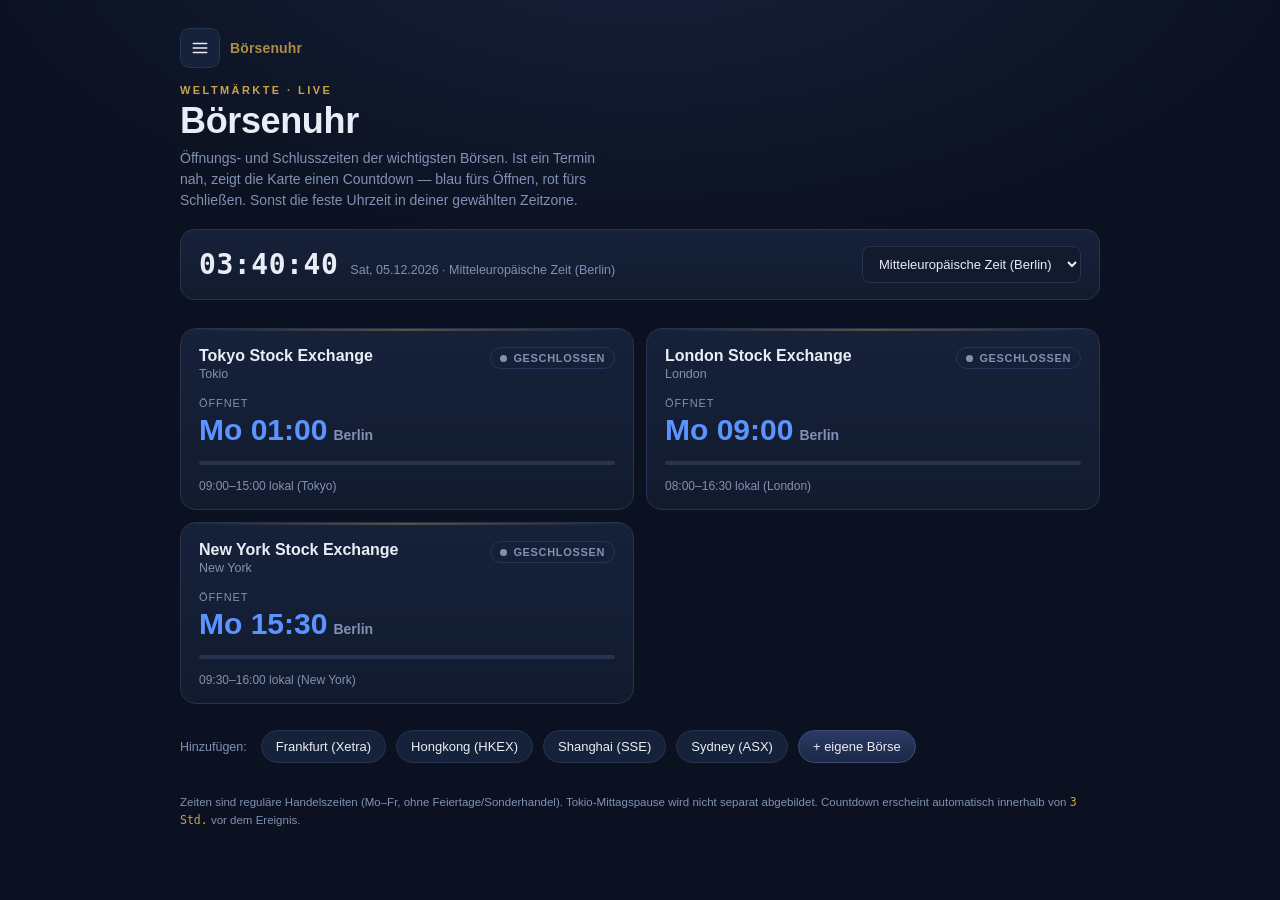
<file: index.html>
<!DOCTYPE html>
<html lang="de">
<head>
<meta charset="UTF-8">
<meta name="viewport" content="width=device-width, initial-scale=1.0">
<title>Börsenuhr — Weltmärkte im Blick</title>
<style>
  :root{
    --bg: #0B1120;
    --panel: #121B2E;
    --panel-2: #16213A;
    --hairline: #253453;
    --ink: #E9EDF6;
    --muted: #8291B3;
    --gold: #C9A24B;
    --gold-dim: #8a7238;
    --blue: #5B93FF;
    --red: #FF6262;
    --green: #37CC8B;
  }
  *{box-sizing:border-box;}
  html,body{margin:0;padding:0;}
  body{
    background:
      radial-gradient(1200px 600px at 50% -10%, #16213a 0%, var(--bg) 60%);
    color:var(--ink);
    font-family:-apple-system,BlinkMacSystemFont,"Segoe UI",Roboto,Helvetica,Arial,sans-serif;
    min-height:100vh;
    padding:28px 16px 60px;
  }
  .wrap{max-width:920px;margin:0 auto;}

  /* Hamburger / Sektor-Menü */
  .menubar{display:flex;align-items:center;gap:10px;margin-bottom:16px;}
  .menubtn{
    background:var(--panel-2);border:1px solid var(--hairline);color:var(--ink);
    width:40px;height:40px;border-radius:10px;cursor:pointer;
    display:flex;align-items:center;justify-content:center;flex-shrink:0;
    position:relative;
  }
  .menubtn:hover{border-color:var(--gold-dim);}
  .menubtn svg{width:18px;height:18px;}
  .menudrop{
    position:absolute; top:48px; left:0; z-index:50;
    background:var(--panel-2); border:1px solid var(--hairline); border-radius:12px;
    padding:6px; min-width:190px;
    box-shadow:0 12px 28px rgba(0,0,0,.45);
    display:none;
  }
  .menudrop.open{display:block;}
  .menudrop a{
    display:flex; align-items:center; gap:8px;
    padding:10px 12px; border-radius:8px; color:var(--ink);
    text-decoration:none; font-size:13.5px;
  }
  .menudrop a:hover{background:var(--panel);}
  .menudrop a.active{color:var(--gold); font-weight:700;}
  .menutitle{color:var(--gold);font-weight:700;font-size:14px;letter-spacing:.01em;}

  /* Header */
  header{display:flex;flex-direction:column;gap:18px;margin-bottom:28px;}
  .eyebrow{
    font-size:11px;letter-spacing:.22em;text-transform:uppercase;
    color:var(--gold);font-weight:600;
  }
  h1{
    margin:4px 0 0;font-size:clamp(26px,5vw,36px);font-weight:700;
    letter-spacing:-0.01em;
  }
  .sub{color:var(--muted);font-size:14px;margin-top:6px;max-width:56ch;line-height:1.5;}

  .clockbar{
    display:flex;flex-wrap:wrap;gap:14px;align-items:center;justify-content:space-between;
    background:linear-gradient(180deg,var(--panel-2),var(--panel));
    border:1px solid var(--hairline);
    border-radius:14px;
    padding:16px 18px;
  }
  .localtime{display:flex;align-items:baseline;gap:12px;flex-wrap:wrap;}
  .localtime .flap{font-size:28px;}
  .localtime .zoneline{color:var(--muted);font-size:12.5px;}
  select{
    background:var(--panel);
    color:var(--ink);
    border:1px solid var(--hairline);
    border-radius:8px;
    padding:9px 12px;
    font-size:13px;
    font-family:inherit;
  }
  select:focus{outline:2px solid var(--blue);outline-offset:1px;}

  /* Flap digits */
  .flap{
    font-family:ui-monospace,SFMono-Regular,Menlo,Consolas,"Roboto Mono",monospace;
    font-variant-numeric:tabular-nums;
    letter-spacing:0.02em;
  }
  .flap.flash{animation:flashDigit .35s ease;}
  @keyframes flashDigit{
    0%{opacity:.25; transform:translateY(-2px);}
    100%{opacity:1; transform:translateY(0);}
  }

  /* Exchange grid */
  .grid{display:grid;grid-template-columns:1fr;gap:12px;margin-top:22px;}
  @media(min-width:640px){.grid{grid-template-columns:1fr 1fr;}}

  .card{
    position:relative;
    background:linear-gradient(180deg,var(--panel-2),var(--panel));
    border:1px solid var(--hairline);
    border-radius:16px;
    padding:18px 18px 16px;
    overflow:hidden;
  }
  .card .rule{
    position:absolute;top:0;left:0;right:0;height:2px;
    background:linear-gradient(90deg,transparent, var(--gold-dim), transparent);
    opacity:.6;
  }
  .card-top{display:flex;justify-content:space-between;align-items:flex-start;gap:8px;}
  .exname{font-size:16px;font-weight:700;}
  .excity{color:var(--muted);font-size:12.5px;margin-top:2px;}
  .status{
    display:inline-flex;align-items:center;gap:6px;
    font-size:11px;letter-spacing:.06em;text-transform:uppercase;font-weight:700;
    padding:4px 9px;border-radius:100px;border:1px solid var(--hairline);
    white-space:nowrap;
  }
  .status .dot{width:7px;height:7px;border-radius:50%;}
  .status.open{color:var(--green);}
  .status.open .dot{background:var(--green);box-shadow:0 0 8px var(--green);}
  .status.closed{color:var(--muted);}
  .status.closed .dot{background:var(--muted);}

  .readout{margin-top:16px;}
  .readout .label{
    font-size:11px;letter-spacing:.08em;text-transform:uppercase;color:var(--muted);
    margin-bottom:4px;
  }
  .readout .value{
    font-size:30px;font-weight:700;
  }
  .value.blue{color:var(--blue);}
  .value.red{color:var(--red);}
  .value small{font-size:14px;font-weight:600;margin-left:6px;color:var(--muted);}

  .progress{
    margin-top:14px;height:4px;border-radius:4px;background:var(--hairline);overflow:hidden;
  }
  .progress > i{display:block;height:100%;background:linear-gradient(90deg,var(--gold-dim),var(--gold));}

  .card-foot{
    display:flex;justify-content:space-between;align-items:center;margin-top:14px;
  }
  .hours{color:var(--muted);font-size:12px;}
  .removebtn{
    background:none;border:none;color:var(--muted);font-size:12px;cursor:pointer;
    padding:4px 6px;border-radius:6px;
  }
  .removebtn:hover{color:var(--red);background:rgba(255,98,98,.08);}

  /* Add section */
  .addrow{margin-top:26px;display:flex;flex-wrap:wrap;gap:10px;align-items:center;}
  .addrow .label{color:var(--muted);font-size:12.5px;margin-right:4px;}
  button.pill{
    background:var(--panel-2);border:1px solid var(--hairline);color:var(--ink);
    border-radius:100px;padding:8px 14px;font-size:13px;cursor:pointer;
  }
  button.pill:hover{border-color:var(--gold-dim);}
  button.pill.primary{
    background:linear-gradient(180deg,#2a3a63,#1c2846);border-color:#3a4c7c;
  }

  dialog{
    background:var(--panel);color:var(--ink);border:1px solid var(--hairline);
    border-radius:14px;padding:0;max-width:420px;width:92vw;
  }
  dialog::backdrop{background:rgba(4,8,16,.6);}
  .dialog-inner{padding:20px;}
  .dialog-inner h2{margin:0 0 4px;font-size:17px;}
  .dialog-inner p.hint{color:var(--muted);font-size:12.5px;margin:0 0 16px;}
  .field{margin-bottom:12px;}
  .field label{display:block;font-size:12px;color:var(--muted);margin-bottom:5px;}
  .field input{
    width:100%;background:var(--panel-2);border:1px solid var(--hairline);color:var(--ink);
    border-radius:8px;padding:9px 10px;font-size:14px;font-family:inherit;
  }
  .field input:focus{outline:2px solid var(--blue);outline-offset:1px;}
  .twocol{display:grid;grid-template-columns:1fr 1fr;gap:10px;}
  .dialog-actions{display:flex;justify-content:flex-end;gap:8px;margin-top:16px;}
  .err{color:var(--red);font-size:12px;min-height:16px;margin-top:2px;}

  footer{margin-top:30px;color:var(--muted);font-size:11.5px;line-height:1.6;}
  footer code{color:var(--gold);}
</style>
</head>
<body>
<div class="wrap">

  <div class="menubar">
    <div style="position:relative;">
      <button class="menubtn" id="menuBtn" aria-label="Menü öffnen">
        <svg viewBox="0 0 24 24" fill="none" stroke="currentColor" stroke-width="2" stroke-linecap="round"><line x1="3" y1="6" x2="21" y2="6"/><line x1="3" y1="12" x2="21" y2="12"/><line x1="3" y1="18" x2="21" y2="18"/></svg>
      </button>
      <div class="menudrop" id="menuDrop">
        <div class="menutitle" style="padding:8px 12px 4px;">Werkzeuge</div>
        <a href="./" class="active">📈 Börsenuhr</a>
        <a href="./kursrechner/">🧮 Kursrechner</a>
      </div>
    </div>
    <span class="menutitle" style="opacity:.85;">Börsenuhr</span>
  </div>

  <header>
    <div>
      <div class="eyebrow">Weltmärkte · Live</div>
      <h1>Börsenuhr</h1>
      <div class="sub">Öffnungs- und Schlusszeiten der wichtigsten Börsen. Ist ein Termin nah, zeigt die Karte einen Countdown — blau fürs Öffnen, rot fürs Schließen. Sonst die feste Uhrzeit in deiner gewählten Zeitzone.</div>
    </div>

    <div class="clockbar">
      <div class="localtime">
        <span class="flap" id="nowClock" style="font-weight:700;">--:--:--</span>
        <span class="zoneline" id="nowDate">–</span>
      </div>
      <div>
        <select id="zoneSelect" aria-label="Anzeige-Zeitzone"></select>
      </div>
    </div>
  </header>

  <div class="grid" id="grid"></div>

  <div class="addrow">
    <span class="label">Hinzufügen:</span>
    <button class="pill" data-preset="frankfurt">Frankfurt (Xetra)</button>
    <button class="pill" data-preset="hongkong">Hongkong (HKEX)</button>
    <button class="pill" data-preset="shanghai">Shanghai (SSE)</button>
    <button class="pill" data-preset="sydney">Sydney (ASX)</button>
    <button class="pill primary" id="openCustom">+ eigene Börse</button>
  </div>

  <footer>
    Zeiten sind reguläre Handelszeiten (Mo–Fr, ohne Feiertage/Sonderhandel). Tokio-Mittagspause wird nicht separat abgebildet. Countdown erscheint automatisch innerhalb von <code>3 Std.</code> vor dem Ereignis.
  </footer>
</div>

<dialog id="dlg">
  <div class="dialog-inner">
    <h2>Eigene Börse hinzufügen</h2>
    <p class="hint">Zeitzone als IANA-Name, z.B. <code>Europe/Paris</code>, <code>Asia/Singapore</code>.</p>
    <div class="field">
      <label for="fName">Name</label>
      <input id="fName" placeholder="z.B. Euronext Paris" />
    </div>
    <div class="field">
      <label for="fCity">Ort (Zusatzzeile)</label>
      <input id="fCity" placeholder="z.B. Paris" />
    </div>
    <div class="field">
      <label for="fTz">Zeitzone (IANA)</label>
      <input id="fTz" placeholder="Europe/Paris" list="tzlist" />
      <datalist id="tzlist"></datalist>
    </div>
    <div class="twocol">
      <div class="field">
        <label for="fOpen">Öffnet (lokal)</label>
        <input id="fOpen" placeholder="09:00" />
      </div>
      <div class="field">
        <label for="fClose">Schließt (lokal)</label>
        <input id="fClose" placeholder="17:30" />
      </div>
    </div>
    <div class="err" id="fErr"></div>
    <div class="dialog-actions">
      <button class="pill" id="cancelCustom">Abbrechen</button>
      <button class="pill primary" id="saveCustom">Hinzufügen</button>
    </div>
  </div>
</dialog>

<script>
(function(){
  "use strict";

  const NEAR_THRESHOLD_MS = 3 * 60 * 60 * 1000; // 3 Std. -> switch to countdown

  const DEFAULT_EXCHANGES = [
    { id:"tse",  name:"Tokyo Stock Exchange", city:"Tokio",     tz:"Asia/Tokyo",       open:"09:00", close:"15:00", removable:false },
    { id:"lse",  name:"London Stock Exchange", city:"London",   tz:"Europe/London",   open:"08:00", close:"16:30", removable:false },
    { id:"nyse", name:"New York Stock Exchange", city:"New York", tz:"America/New_York", open:"09:30", close:"16:00", removable:false },
  ];

  const PRESETS = {
    frankfurt: { id:"xetra_"+Date.now(), name:"Deutsche Börse (Xetra)", city:"Frankfurt", tz:"Europe/Berlin", open:"09:00", close:"17:30", removable:true },
    hongkong:  { id:"hkex_"+Date.now(),  name:"Hong Kong Exchanges",     city:"Hongkong",  tz:"Asia/Hong_Kong", open:"09:30", close:"16:00", removable:true },
    shanghai:  { id:"sse_"+Date.now(),   name:"Shanghai Stock Exchange", city:"Shanghai",  tz:"Asia/Shanghai", open:"09:30", close:"15:00", removable:true },
    sydney:    { id:"asx_"+Date.now(),   name:"Australian Securities Exchange", city:"Sydney", tz:"Australia/Sydney", open:"10:00", close:"16:00", removable:true },
  };

  const ZONE_OPTIONS = [
    { tz:"Europe/Berlin", label:"Mitteleuropäische Zeit (Berlin)" },
    { tz:"Europe/London", label:"London (GMT/BST)" },
    { tz:"America/New_York", label:"New York (ET)" },
    { tz:"Asia/Tokyo", label:"Tokio (JST)" },
    { tz:"Asia/Shanghai", label:"Shanghai (CST)" },
    { tz:"Australia/Sydney", label:"Sydney (AET)" },
    { tz:"UTC", label:"UTC" },
  ];

  let exchanges = DEFAULT_EXCHANGES.slice();
  let displayTz = "Europe/Berlin";
  let lastRenderedSecond = {};

  // ---------- storage ----------
  async function loadState(){
    try{
      const custom = await window.storage.get("custom-exchanges", false);
      if(custom && custom.value){
        const arr = JSON.parse(custom.value);
        if(Array.isArray(arr)) exchanges = DEFAULT_EXCHANGES.concat(arr);
      }
    }catch(e){ /* no custom exchanges yet */ }
    try{
      const tzPref = await window.storage.get("display-timezone", false);
      if(tzPref && tzPref.value) displayTz = tzPref.value;
    }catch(e){ /* default stays */ }
  }
  async function saveCustomExchanges(){
    const custom = exchanges.filter(e=>e.removable);
    try{ await window.storage.set("custom-exchanges", JSON.stringify(custom), false); }
    catch(e){ console.error("Speichern fehlgeschlagen", e); }
  }
  async function saveTzPref(){
    try{ await window.storage.set("display-timezone", displayTz, false); }
    catch(e){ console.error("Speichern fehlgeschlagen", e); }
  }

  // ---------- timezone math ----------
  function getTzOffsetMs(date, timeZone){
    const dtf = new Intl.DateTimeFormat("en-US", {
      timeZone, hour12:false,
      year:"numeric", month:"2-digit", day:"2-digit",
      hour:"2-digit", minute:"2-digit", second:"2-digit"
    });
    const parts = {};
    dtf.formatToParts(date).forEach(p=>{ if(p.type!=="literal") parts[p.type]=p.value; });
    let hour = parts.hour === "24" ? 0 : Number(parts.hour);
    const asUTC = Date.UTC(Number(parts.year), Number(parts.month)-1, Number(parts.day), hour, Number(parts.minute), Number(parts.second));
    return asUTC - date.getTime();
  }

  function zonedTimeToUtc(y,m,d,hh,mm,timeZone){
    const guess = Date.UTC(y, m-1, d, hh, mm, 0);
    let offset = getTzOffsetMs(new Date(guess), timeZone);
    let utc = guess - offset;
    offset = getTzOffsetMs(new Date(utc), timeZone);
    utc = guess - offset;
    return new Date(utc);
  }

  function getZonedParts(date, timeZone){
    const dtf = new Intl.DateTimeFormat("en-US", {
      timeZone, hour12:false,
      year:"numeric", month:"2-digit", day:"2-digit",
      hour:"2-digit", minute:"2-digit", second:"2-digit", weekday:"short"
    });
    const parts = {};
    dtf.formatToParts(date).forEach(p=>{ if(p.type!=="literal") parts[p.type]=p.value; });
    return parts;
  }

  // Build open/close event instants for an exchange around "now"
  function buildEvents(ex, now){
    const localNow = getZonedParts(now, ex.tz);
    const baseUTCnoon = Date.UTC(Number(localNow.year), Number(localNow.month)-1, Number(localNow.day), 12, 0, 0);
    const [oh, om] = ex.open.split(":").map(Number);
    const [ch, cm] = ex.close.split(":").map(Number);
    const events = [];
    for(let dayOffset=-2; dayOffset<=9; dayOffset++){
      const candidate = new Date(baseUTCnoon + dayOffset*86400000);
      const weekday = candidate.getUTCDay(); // 0=Sun..6=Sat
      if(weekday>=1 && weekday<=5){
        const y = candidate.getUTCFullYear(), m = candidate.getUTCMonth()+1, d = candidate.getUTCDate();
        const openUtc = zonedTimeToUtc(y,m,d,oh,om,ex.tz);
        const closeUtc = zonedTimeToUtc(y,m,d,ch,cm,ex.tz);
        if(closeUtc > openUtc){
          events.push({type:"open", at:openUtc});
          events.push({type:"close", at:closeUtc});
        }
      }
    }
    events.sort((a,b)=>a.at-b.at);
    return events;
  }

  function computeStatus(ex, now){
    const events = buildEvents(ex, now);
    let isOpen = false, sessionOpenAt=null;
    let next = null;
    for(const ev of events){
      if(ev.at <= now){
        if(ev.type==="open"){ isOpen = true; sessionOpenAt = ev.at; }
        else { isOpen = false; sessionOpenAt = null; }
      } else if(!next){
        next = ev;
        break;
      }
    }
    return { isOpen, sessionOpenAt, next, events };
  }

  // ---------- formatting ----------
  function fmtClockInTz(date, timeZone){
    const p = getZonedParts(date, timeZone);
    const dtfNow = getZonedParts(new Date(), timeZone);
    const sameDay = p.year===dtfNow.year && p.month===dtfNow.month && p.day===dtfNow.day;
    const time = `${p.hour}:${p.minute}`;
    if(sameDay) return time;
    const weekdayMap = {Mon:"Mo",Tue:"Di",Wed:"Mi",Thu:"Do",Fri:"Fr",Sat:"Sa",Sun:"So"};
    return `${weekdayMap[p.weekday]||p.weekday} ${time}`;
  }

  function fmtCountdown(ms){
    const totalSec = Math.max(0, Math.floor(ms/1000));
    const h = Math.floor(totalSec/3600);
    const m = Math.floor((totalSec%3600)/60);
    const s = totalSec%60;
    const pad = n=>String(n).padStart(2,"0");
    return h>0 ? `${h}:${pad(m)}:${pad(s)}` : `${m}:${pad(s)}`;
  }

  // ---------- rendering ----------
  function populateZoneSelect(){
    const sel = document.getElementById("zoneSelect");
    sel.innerHTML = "";
    ZONE_OPTIONS.forEach(z=>{
      const opt = document.createElement("option");
      opt.value = z.tz; opt.textContent = z.label;
      if(z.tz===displayTz) opt.selected = true;
      sel.appendChild(opt);
    });
    sel.onchange = ()=>{ displayTz = sel.value; saveTzPref(); renderAll(true); };
  }

  function populateTzDatalist(){
    const dl = document.getElementById("tzlist");
    dl.innerHTML = "";
    const commonTz = ["Europe/Berlin","Europe/London","Europe/Paris","Europe/Zurich","Europe/Madrid","Europe/Rome",
      "America/New_York","America/Chicago","America/Los_Angeles","America/Sao_Paulo","America/Toronto",
      "Asia/Tokyo","Asia/Shanghai","Asia/Hong_Kong","Asia/Singapore","Asia/Dubai","Asia/Kolkata",
      "Australia/Sydney","Pacific/Auckland","UTC"];
    commonTz.forEach(tz=>{
      const o = document.createElement("option"); o.value = tz; dl.appendChild(o);
    });
  }

  function renderClockBar(now){
    const clockEl = document.getElementById("nowClock");
    const dateEl = document.getElementById("nowDate");
    const p = getZonedParts(now, displayTz);
    clockEl.textContent = `${p.hour}:${p.minute}:${p.second}`;
    const zoneLabel = ZONE_OPTIONS.find(z=>z.tz===displayTz);
    dateEl.textContent = `${p.weekday}, ${p.day}.${p.month}.${p.year} · ${zoneLabel?zoneLabel.label:displayTz}`;
  }

  function cardTemplate(ex){
    return `
      <article class="card" data-id="${ex.id}">
        <div class="rule"></div>
        <div class="card-top">
          <div>
            <div class="exname">${ex.name}</div>
            <div class="excity">${ex.city}</div>
          </div>
          <span class="status" data-role="status"><span class="dot"></span><span data-role="statustext">–</span></span>
        </div>
        <div class="readout">
          <div class="label" data-role="readoutlabel">–</div>
          <div class="value" data-role="value">–</div>
        </div>
        <div class="progress"><i data-role="progress" style="width:0%"></i></div>
        <div class="card-foot">
          <div class="hours">${ex.open}–${ex.close} lokal (${shortTz(ex.tz)})</div>
          ${ex.removable ? `<button class="removebtn" data-role="remove">entfernen</button>` : `<span></span>`}
        </div>
      </article>
    `;
  }

  function shortTz(tz){
    return tz.split("/").pop().replace(/_/g," ");
  }

  function renderGridSkeleton(){
    const grid = document.getElementById("grid");
    grid.innerHTML = exchanges.map(cardTemplate).join("");
    exchanges.forEach(ex=>{
      const card = grid.querySelector(`[data-id="${ex.id}"]`);
      if(ex.removable){
        card.querySelector('[data-role="remove"]').onclick = ()=> removeExchange(ex.id);
      }
    });
  }

  function updateCard(ex, now){
    const card = document.querySelector(`.card[data-id="${ex.id}"]`);
    if(!card) return;
    const { isOpen, sessionOpenAt, next, events } = computeStatus(ex, now);

    const statusEl = card.querySelector('[data-role="status"]');
    const statusText = card.querySelector('[data-role="statustext"]');
    statusEl.className = "status " + (isOpen ? "open" : "closed");
    statusText.textContent = isOpen ? "Geöffnet" : "Geschlossen";

    const labelEl = card.querySelector('[data-role="readoutlabel"]');
    const valueEl = card.querySelector('[data-role="value"]');
    const progressEl = card.querySelector('[data-role="progress"]');

    if(!next){
      labelEl.textContent = "Kein bevorstehendes Ereignis";
      valueEl.textContent = "–";
      valueEl.className = "value";
      progressEl.style.width = "0%";
      return;
    }

    const diff = next.at - now;
    const isNear = diff <= NEAR_THRESHOLD_MS;
    const kind = next.type === "open" ? "blue" : "red";
    valueEl.className = "value " + kind;
    labelEl.textContent = next.type === "open" ? "Öffnet" : "Schließt";

    const newText = isNear
      ? fmtCountdown(diff)
      : fmtClockInTz(next.at, displayTz);

    const suffixHtml = isNear
      ? `<small>bis ${next.type === "open" ? "Start" : "Ende"}</small>`
      : `<small>${displayTzShortLabel()}</small>`;

    const key = ex.id;
    const prev = lastRenderedSecond[key];
    valueEl.innerHTML = newText + suffixHtml;
    if(prev !== newText){
      valueEl.classList.remove("flash");
      void valueEl.offsetWidth;
      valueEl.classList.add("flash");
    }
    lastRenderedSecond[key] = newText;

    // progress bar: session progress while open
    if(isOpen && sessionOpenAt){
      const total = next.at - sessionOpenAt; // next is the close event
      const elapsed = now - sessionOpenAt;
      const pct = Math.min(100, Math.max(0, (elapsed/total)*100));
      progressEl.style.width = pct + "%";
    } else {
      progressEl.style.width = "0%";
    }
  }

  function displayTzShortLabel(){
    const z = ZONE_OPTIONS.find(z=>z.tz===displayTz);
    return z ? z.label.split("(").pop().replace(")","") : displayTz;
  }

  function renderAll(rebuildSkeleton){
    const now = new Date();
    renderClockBar(now);
    if(rebuildSkeleton) renderGridSkeleton();
    exchanges.forEach(ex=>updateCard(ex, now));
  }

  // ---------- add / remove ----------
  function addExchange(ex){
    exchanges.push(ex);
    saveCustomExchanges();
    renderAll(true);
  }
  function removeExchange(id){
    exchanges = exchanges.filter(e=>e.id!==id);
    delete lastRenderedSecond[id];
    saveCustomExchanges();
    renderAll(true);
  }

  function wirePresetButtons(){
    document.querySelectorAll("[data-preset]").forEach(btn=>{
      btn.onclick = ()=>{
        const key = btn.getAttribute("data-preset");
        const preset = PRESETS[key];
        if(exchanges.some(e=>e.tz===preset.tz && e.name===preset.name)) return;
        addExchange(Object.assign({}, preset, { id: preset.id + "_" + Math.random().toString(36).slice(2,7) }));
      };
    });
  }

  function wireDialog(){
    const dlg = document.getElementById("dlg");
    document.getElementById("openCustom").onclick = ()=>{
      document.getElementById("fName").value = "";
      document.getElementById("fCity").value = "";
      document.getElementById("fTz").value = "";
      document.getElementById("fOpen").value = "";
      document.getElementById("fClose").value = "";
      document.getElementById("fErr").textContent = "";
      dlg.showModal();
    };
    document.getElementById("cancelCustom").onclick = ()=> dlg.close();

    document.getElementById("saveCustom").onclick = ()=>{
      const name = document.getElementById("fName").value.trim();
      const city = document.getElementById("fCity").value.trim();
      const tz = document.getElementById("fTz").value.trim();
      const open = document.getElementById("fOpen").value.trim();
      const close = document.getElementById("fClose").value.trim();
      const errEl = document.getElementById("fErr");

      const timeRe = /^([01]?\d|2[0-3]):([0-5]\d)$/;
      if(!name || !tz || !timeRe.test(open) || !timeRe.test(close)){
        errEl.textContent = "Bitte Name, gültige Zeitzone und Zeiten im Format HH:MM angeben.";
        return;
      }
      try{
        new Intl.DateTimeFormat("en-US", { timeZone: tz });
      }catch(e){
        errEl.textContent = "Unbekannte Zeitzone. Beispiel: Europe/Paris";
        return;
      }
      addExchange({
        id: "custom_" + Math.random().toString(36).slice(2,9),
        name, city: city || tz, tz,
        open: open.length===4 ? "0"+open : open,
        close: close.length===4 ? "0"+close : close,
        removable: true
      });
      dlg.close();
    };
  }

  // ---------- menu ----------
  function wireMenu(){
    const btn = document.getElementById("menuBtn");
    const drop = document.getElementById("menuDrop");
    btn.onclick = (e)=>{
      e.stopPropagation();
      drop.classList.toggle("open");
    };
    document.addEventListener("click", (e)=>{
      if(!drop.contains(e.target) && e.target!==btn){
        drop.classList.remove("open");
      }
    });
  }

  // ---------- boot ----------
  async function boot(){
    wireMenu();
    await loadState();
    populateZoneSelect();
    populateTzDatalist();
    wirePresetButtons();
    wireDialog();
    renderAll(true);
    setInterval(()=>renderAll(false), 1000);
  }

  boot();
})();
</script>
</body>
</html>
</file>
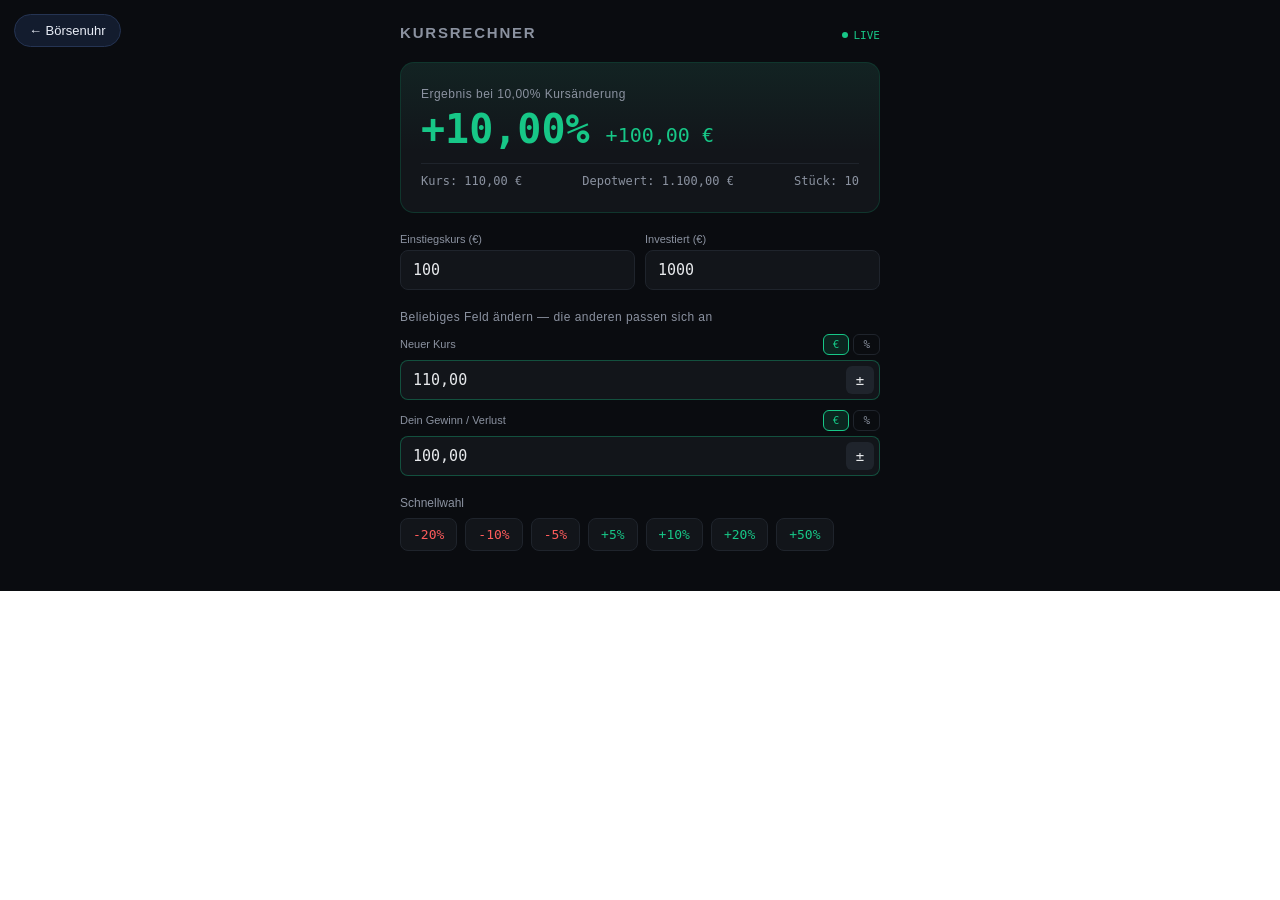
<file: kursrechner/index.html>
<!doctype html>
<html lang="de">
  <head>
    <meta charset="UTF-8" />
    <meta name="viewport" content="width=device-width, initial-scale=1.0, viewport-fit=cover" />
    <meta name="theme-color" content="#111827" />
    <title>Kursrechner</title>
    <script type="module" crossorigin src="./assets/index-DgEUe9Gf.js"></script>
    <link rel="stylesheet" crossorigin href="./assets/index-BoxFPbA_.css">
    <style>
      #backToClockLink{
        position:fixed; top:14px; left:14px; z-index:9999;
        display:inline-flex; align-items:center; gap:6px;
        background:#131C2E; color:#E9EDF6; border:1px solid #253453;
        border-radius:100px; padding:8px 14px; font-size:13px;
        font-family:-apple-system,BlinkMacSystemFont,"Segoe UI",Roboto,Helvetica,Arial,sans-serif;
        text-decoration:none;
      }
      #backToClockLink:hover{ border-color:#C9A24B; }
    </style>
  </head>
  <body>
    <a id="backToClockLink" href="../">&#8592; Börsenuhr</a>
    <div id="root"></div>
  </body>
</html>
</file>
<file: kursrechner/assets/index-BoxFPbA_.css>
html,body,#root{margin:0;min-height:100%;width:100%}body{min-height:100vh;-webkit-tap-highlight-color:transparent}button,input,select,textarea{font:inherit}
</file>
